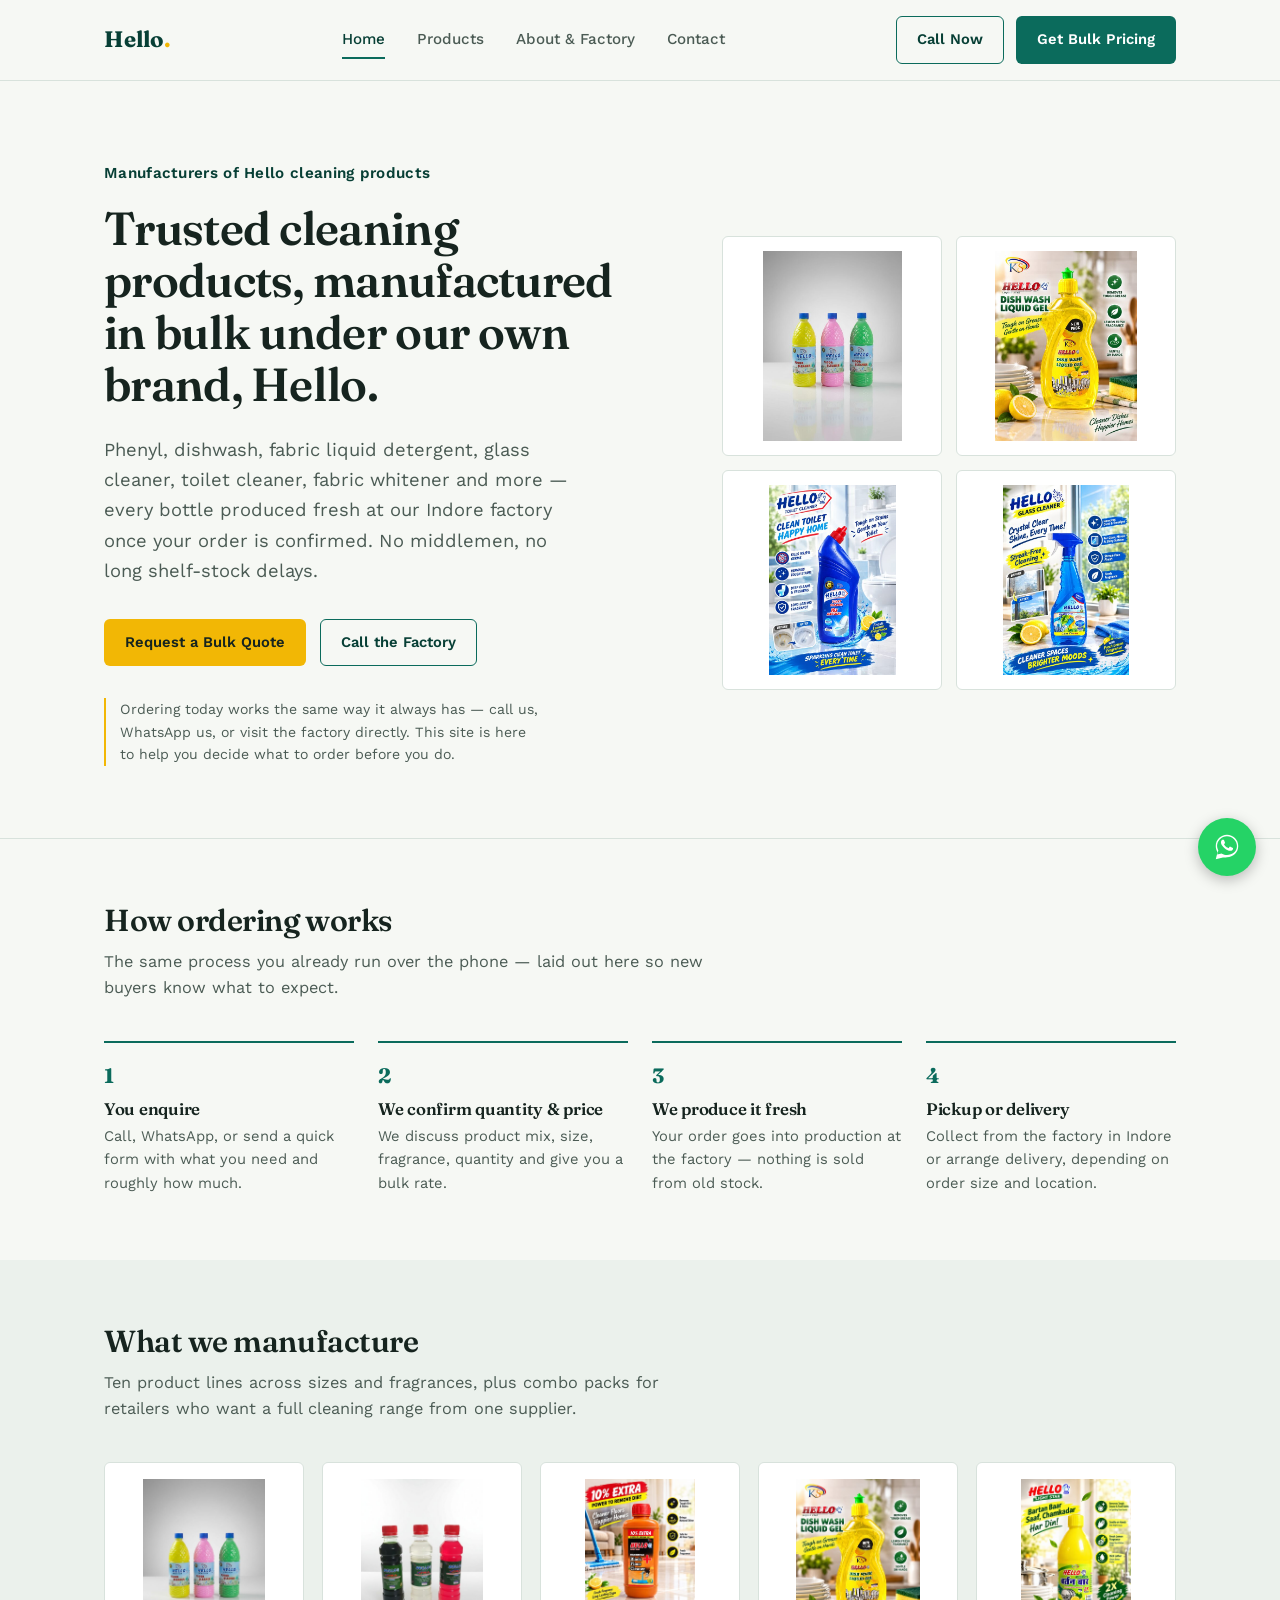
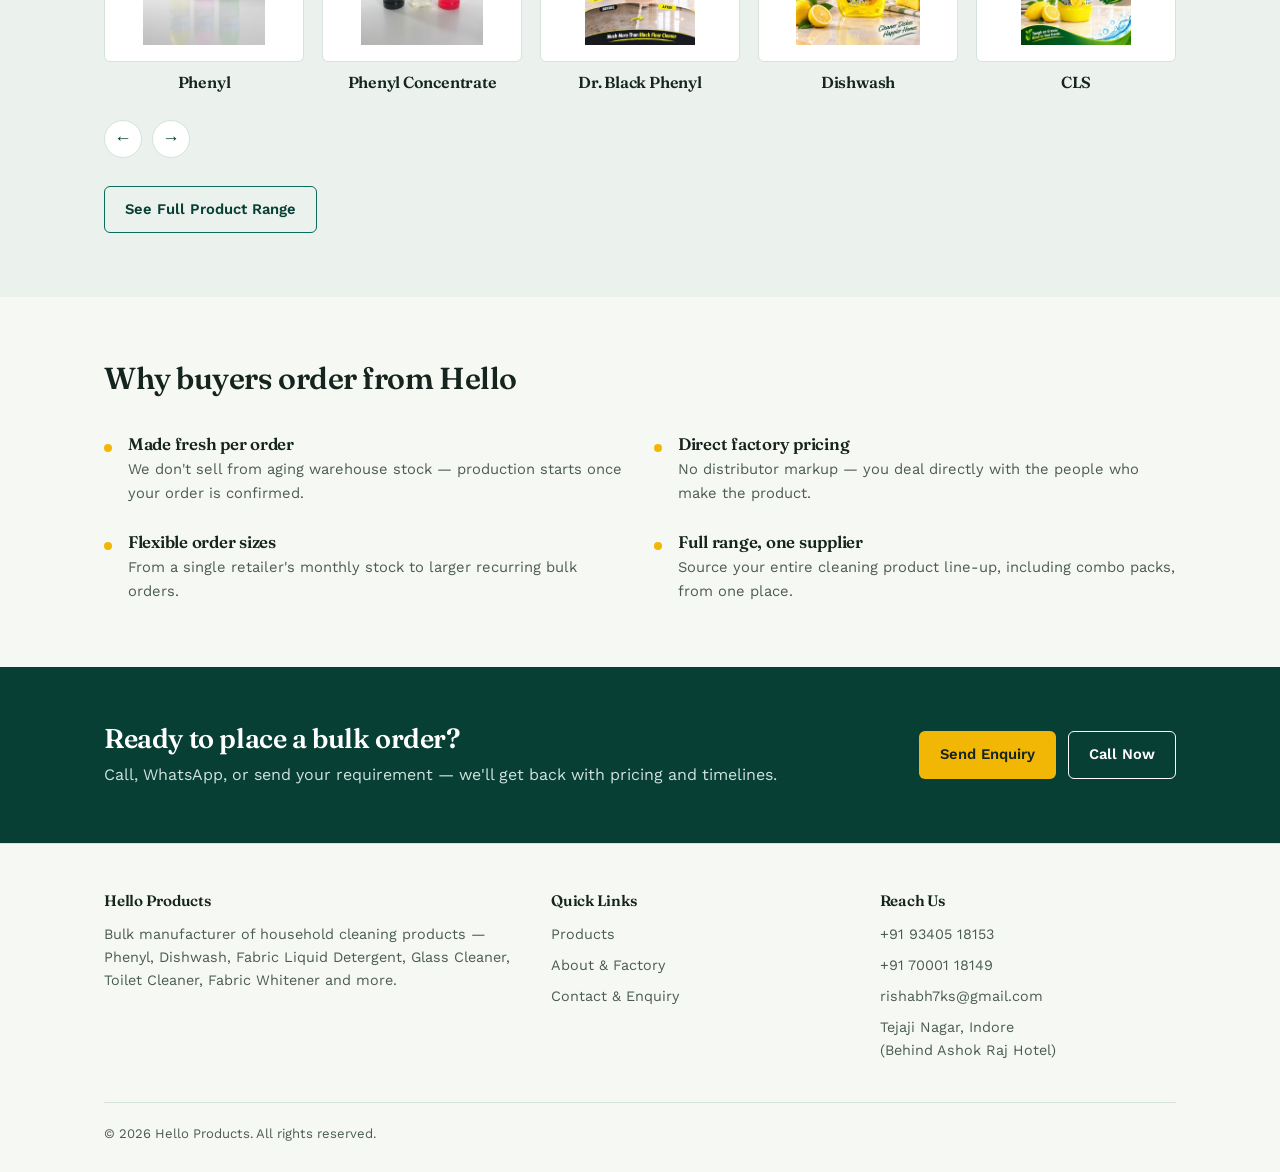
<file: index.html>
<!DOCTYPE html>
<html lang="en">
<head>
<meta charset="UTF-8">
<meta name="viewport" content="width=device-width, initial-scale=1.0">
<title>Hello Products — Bulk Cleaning Products Manufacturer</title>
<meta name="description" content="Hello Products manufactures Phenyl, Dishwash, Fabric Liquid Detergent, Glass Cleaner, Toilet Cleaner, Fabric Whitener and combo packs — made fresh to order, in bulk, from our factory in Indore.">
<link rel="stylesheet" href="styles.css">
<script type="application/ld+json">
{
  "@context": "https://schema.org",
  "@type": "LocalBusiness",
  "name": "Hello Products",
  "description": "Bulk manufacturer of household cleaning products — Phenyl, Phenyl Concentrate, Dr. Black Phenyl, Dishwash, CLS, Fabric Liquid Detergent, Glass Cleaner, Toilet Cleaner, Fabric Whitener and combo packs.",
  "url": "https://www.helloproducts.in/",
  "telephone": "+91-93405-18153",
  "email": "rishabh7ks@gmail.com",
  "address": {
    "@type": "PostalAddress",
    "streetAddress": "Tejaji Nagar, Behind Ashok Raj Hotel",
    "addressLocality": "Indore",
    "addressRegion": "Madhya Pradesh",
    "addressCountry": "IN"
  },
  "openingHours": "Mo-Sa 09:00-18:00",
  "priceRange": "$$"
}
</script>
</head>
<body>

<header class="site-header">
  <div class="header-inner">
    <a href="index.html" class="logo">Hello<span>.</span></a>
    <nav class="main-nav">
      <a href="index.html" class="active">Home</a>
      <a href="products.html">Products</a>
      <a href="about.html">About &amp; Factory</a>
      <a href="contact.html">Contact</a>
    </nav>
    <div class="header-actions">
      <a href="tel:+919340518153" class="btn btn-outline">Call Now</a>
      <a href="contact.html" class="btn btn-primary">Get Bulk Pricing</a>
    </div>
    <button class="nav-toggle" aria-label="Toggle menu">&#9776;</button>
  </div>
</header>

<section class="hero">
  <div class="wrap hero-grid">
    <div>
      <p class="eyebrow-plain">Manufacturers of Hello cleaning products</p>
      <h1>Trusted cleaning products, manufactured in bulk under our own brand, Hello.</h1>
      <p class="lede">Phenyl, dishwash, fabric liquid detergent, glass cleaner, toilet cleaner, fabric whitener and more — every bottle produced fresh at our Indore factory once your order is confirmed. No middlemen, no long shelf-stock delays.</p>
      <div class="hero-ctas">
        <a href="contact.html" class="btn btn-accent">Request a Bulk Quote</a>
        <a href="tel:+919340518153" class="btn btn-outline">Call the Factory</a>
      </div>
      <p class="hero-note">Ordering today works the same way it always has — call us, WhatsApp us, or visit the factory directly. This site is here to help you decide what to order before you do.</p>
    </div>
    <div class="hero-photo-grid">
      <div class="photo-box"><img src="images/phenyl-1l.jpg" alt="Hello Phenyl floor cleaner bottles"></div>
      <div class="photo-box"><img src="images/dishwash.jpg" alt="Hello Dishwash liquid gel"></div>
      <div class="photo-box"><img src="images/toilet-cleaner.jpg" alt="Hello Toilet Cleaner bottle"></div>
      <div class="photo-box"><img src="images/glass-cleaner.jpg" alt="Hello Glass Cleaner spray bottle"></div>
    </div>
  </div>
</section>

<section>
  <div class="wrap">
    <div class="section-head">
      <h2>How ordering works</h2>
      <p>The same process you already run over the phone — laid out here so new buyers know what to expect.</p>
    </div>
    <div class="steps">
      <div class="step">
        <span class="num">1</span>
        <h3>You enquire</h3>
        <p>Call, WhatsApp, or send a quick form with what you need and roughly how much.</p>
      </div>
      <div class="step">
        <span class="num">2</span>
        <h3>We confirm quantity &amp; price</h3>
        <p>We discuss product mix, size, fragrance, quantity and give you a bulk rate.</p>
      </div>
      <div class="step">
        <span class="num">3</span>
        <h3>We produce it fresh</h3>
        <p>Your order goes into production at the factory — nothing is sold from old stock.</p>
      </div>
      <div class="step">
        <span class="num">4</span>
        <h3>Pickup or delivery</h3>
        <p>Collect from the factory in Indore or arrange delivery, depending on order size and location.</p>
      </div>
    </div>
  </div>
</section>

<section class="section-alt">
  <div class="wrap">
    <div class="section-head">
      <h2>What we manufacture</h2>
      <p>Ten product lines across sizes and fragrances, plus combo packs for retailers who want a full cleaning range from one supplier.</p>
    </div>
    <div class="shelf-wrap">
      <div class="product-shelf" id="product-shelf">
        <!-- Generated automatically from products-data.js -->
      </div>
      <div class="shelf-nav">
        <button type="button" id="shelf-prev" aria-label="Scroll left">&larr;</button>
        <button type="button" id="shelf-next" aria-label="Scroll right">&rarr;</button>
      </div>
    </div>
    <div style="margin-top:28px;">
      <a href="products.html" class="btn btn-outline">See Full Product Range</a>
    </div>
  </div>
</section>

<section>
  <div class="wrap">
    <div class="section-head">
      <h2>Why buyers order from Hello</h2>
    </div>
    <div class="why-grid">
      <div class="why-item">
        <span class="dot"></span>
        <div>
          <h3>Made fresh per order</h3>
          <p>We don't sell from aging warehouse stock — production starts once your order is confirmed.</p>
        </div>
      </div>
      <div class="why-item">
        <span class="dot"></span>
        <div>
          <h3>Direct factory pricing</h3>
          <p>No distributor markup — you deal directly with the people who make the product.</p>
        </div>
      </div>
      <div class="why-item">
        <span class="dot"></span>
        <div>
          <h3>Flexible order sizes</h3>
          <p>From a single retailer's monthly stock to larger recurring bulk orders.</p>
        </div>
      </div>
      <div class="why-item">
        <span class="dot"></span>
        <div>
          <h3>Full range, one supplier</h3>
          <p>Source your entire cleaning product line-up, including combo packs, from one place.</p>
        </div>
      </div>
    </div>
  </div>
</section>

<section class="cta-band">
  <div class="wrap">
    <div>
      <h2>Ready to place a bulk order?</h2>
      <p>Call, WhatsApp, or send your requirement — we'll get back with pricing and timelines.</p>
    </div>
    <div class="cta-actions">
      <a href="contact.html" class="btn btn-accent">Send Enquiry</a>
      <a href="tel:+919340518153" class="btn btn-outline" style="border-color:#fff;color:#fff;">Call Now</a>
    </div>
  </div>
</section>

<footer class="site-footer">
  <div class="wrap">
    <div class="footer-grid">
      <div class="footer-col">
        <h4>Hello Products</h4>
        <p>Bulk manufacturer of household cleaning products — Phenyl, Dishwash, Fabric Liquid Detergent, Glass Cleaner, Toilet Cleaner, Fabric Whitener and more.</p>
      </div>
      <div class="footer-col">
        <h4>Quick Links</h4>
        <a href="products.html">Products</a>
        <a href="about.html">About &amp; Factory</a>
        <a href="contact.html">Contact &amp; Enquiry</a>
      </div>
      <div class="footer-col">
        <h4>Reach Us</h4>
        <a href="tel:+919340518153">+91 93405 18153</a>
        <a href="tel:+917000118149">+91 70001 18149</a>
        <a href="mailto:rishabh7ks@gmail.com">rishabh7ks@gmail.com</a>
        <p>Tejaji Nagar, Indore<br>(Behind Ashok Raj Hotel)</p>
      </div>
    </div>
    <div class="footer-bottom">
      &copy; 2026 Hello Products. All rights reserved.
    </div>
  </div>
</footer>

<a href="https://wa.me/919340518153?text=Hi%2C%20I%20would%20like%20to%20order%20some%20cleaning%20products." target="_blank" rel="noopener" class="whatsapp-float" aria-label="Order on WhatsApp">
  <svg viewBox="0 0 32 32" fill="white" xmlns="http://www.w3.org/2000/svg"><path d="M16.001 3C9.373 3 4 8.373 4 15c0 2.386.7 4.607 1.902 6.47L4 29l7.72-1.87A11.93 11.93 0 0 0 16.001 27C22.629 27 28 21.627 28 15S22.629 3 16.001 3zm0 21.6c-1.98 0-3.83-.55-5.41-1.5l-.388-.23-4.58 1.11 1.13-4.46-.253-.4A9.55 9.55 0 0 1 5.4 15c0-5.85 4.75-10.6 10.6-10.6S26.6 9.15 26.6 15 21.85 24.6 16 24.6zm5.79-7.93c-.317-.159-1.874-.925-2.164-1.03-.29-.106-.502-.159-.714.159-.211.317-.82 1.03-1.005 1.242-.185.211-.37.238-.687.079-.317-.159-1.338-.493-2.548-1.57-.942-.84-1.578-1.878-1.763-2.195-.185-.317-.02-.489.139-.647.143-.142.317-.37.476-.555.159-.185.211-.317.317-.529.106-.211.053-.397-.026-.555-.079-.159-.714-1.72-.978-2.356-.257-.618-.519-.534-.714-.544-.185-.009-.397-.011-.608-.011-.211 0-.555.079-.846.397-.29.317-1.11 1.084-1.11 2.645s1.136 3.07 1.294 3.281c.159.211 2.236 3.415 5.42 4.789.757.327 1.348.522 1.809.668.76.242 1.452.208 1.999.126.61-.091 1.874-.766 2.138-1.507.264-.74.264-1.374.185-1.507-.079-.132-.29-.211-.608-.37z"/></svg>
</a>



<script src="products-data.js"></script>
<script src="products-shelf-render.js"></script>
<script src="script.js"></script>
</body>
</html>
</file>
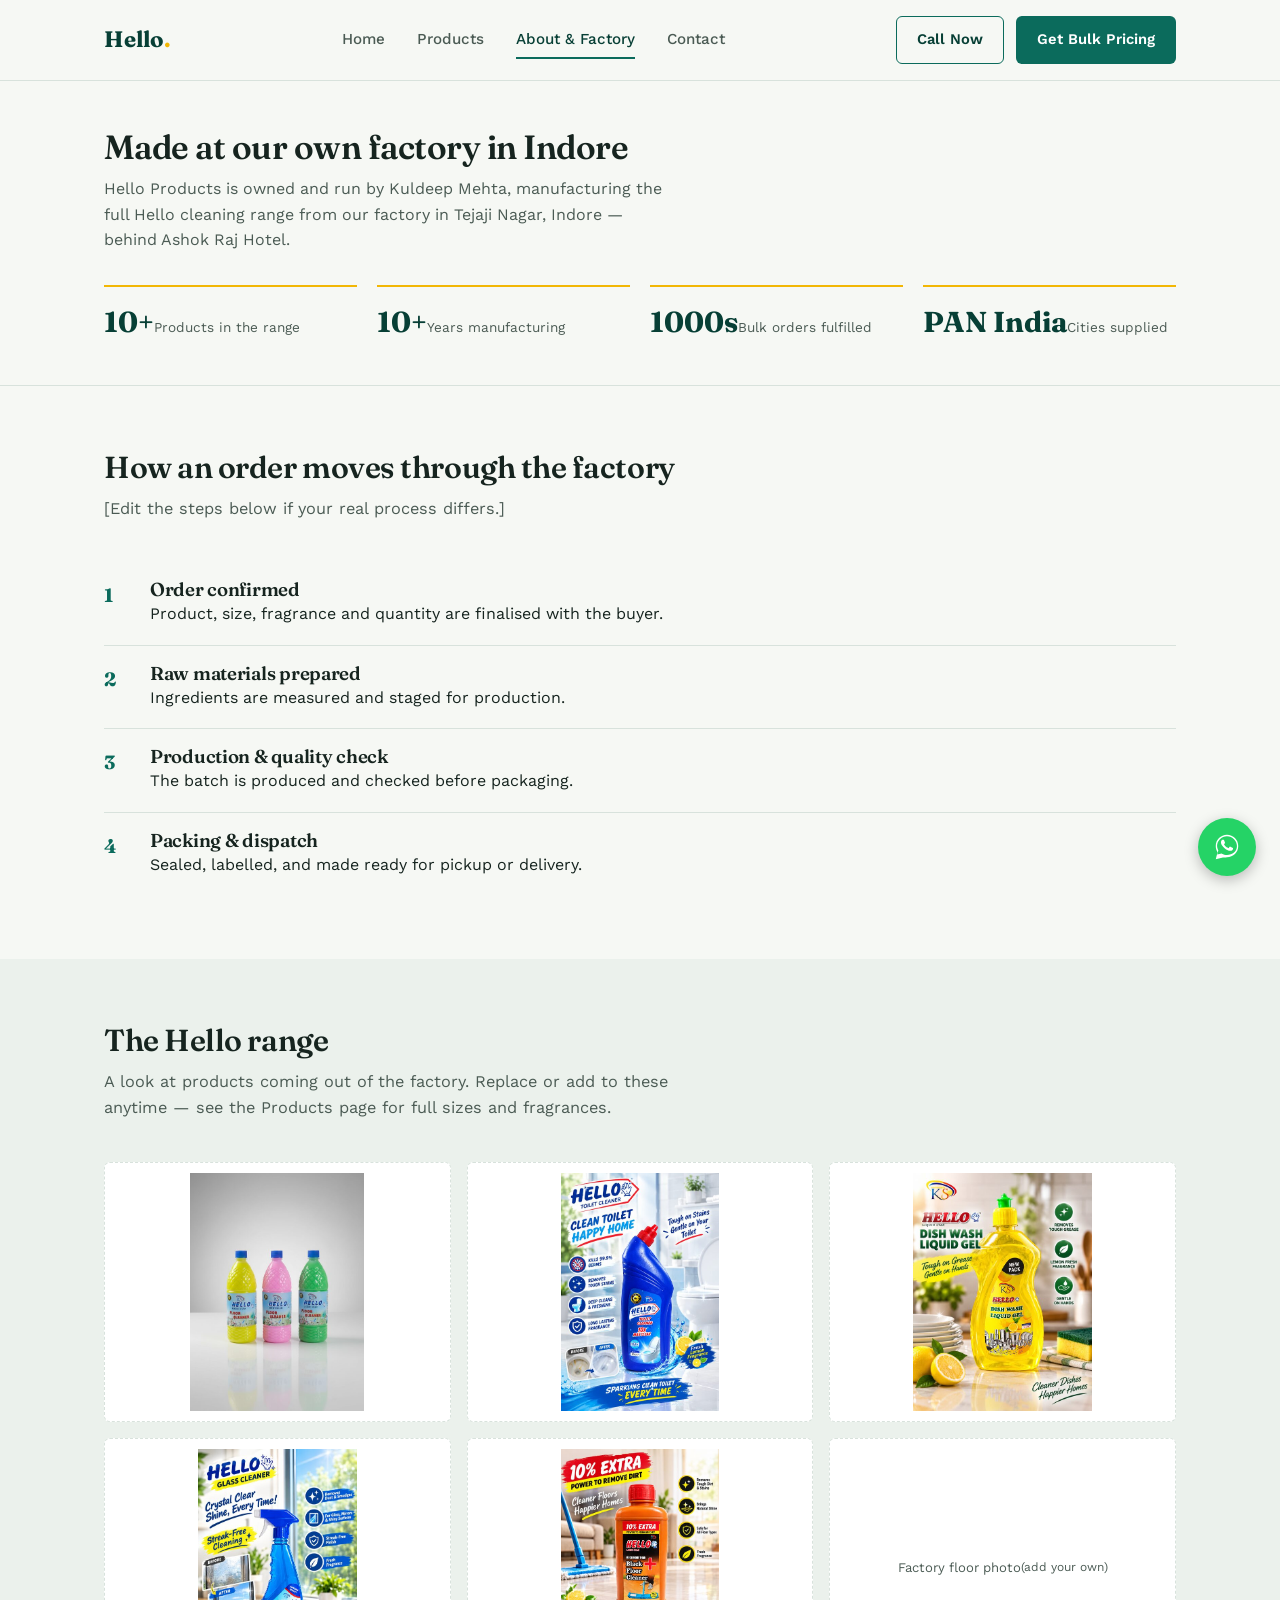
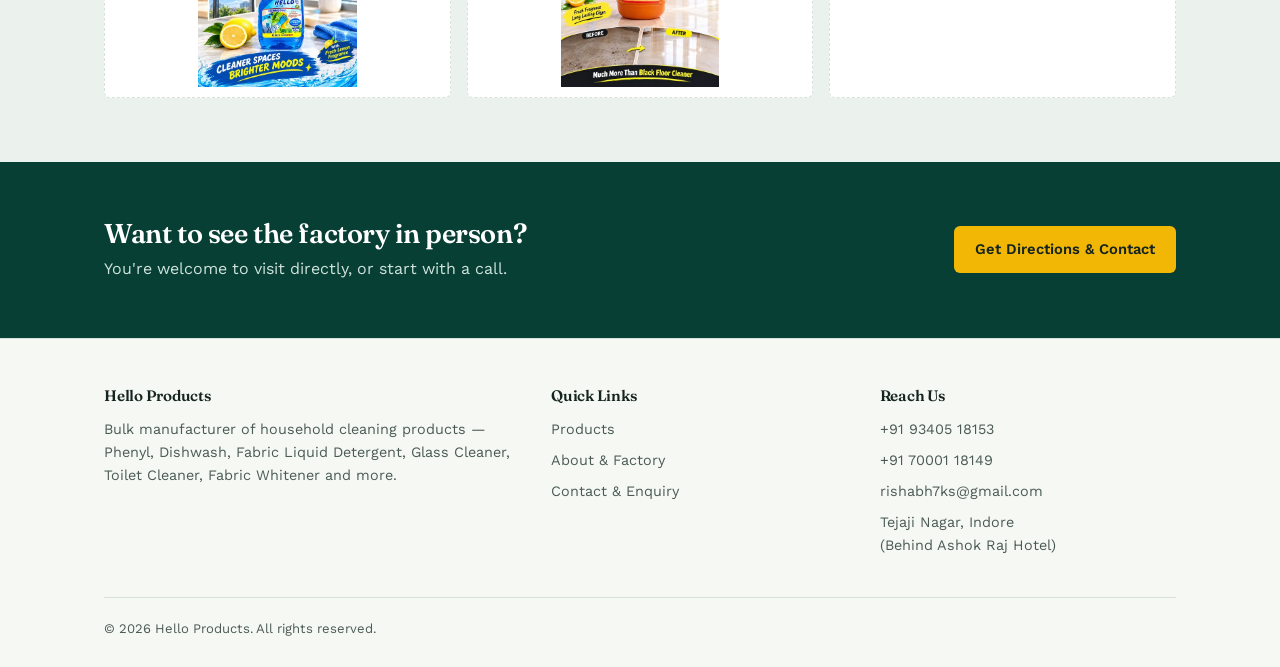
<file: about.html>
<!DOCTYPE html>
<html lang="en">
<head>
<meta charset="UTF-8">
<meta name="viewport" content="width=device-width, initial-scale=1.0">
<title>Our Factory in Indore — Bulk Cleaning Products Manufacturer | Hello Products</title>
<meta name="description" content="Hello Products manufactures cleaning products in bulk at our own factory in Tejaji Nagar, Indore, under owner Kuldeep Mehta — direct factory pricing, no distributor markup.">
<link rel="stylesheet" href="styles.css">
</head>
<body>

<header class="site-header">
  <div class="header-inner">
    <a href="index.html" class="logo">Hello<span>.</span></a>
    <nav class="main-nav">
      <a href="index.html">Home</a>
      <a href="products.html">Products</a>
      <a href="about.html" class="active">About &amp; Factory</a>
      <a href="contact.html">Contact</a>
    </nav>
    <div class="header-actions">
      <a href="tel:+919340518153" class="btn btn-outline">Call Now</a>
      <a href="contact.html" class="btn btn-primary">Get Bulk Pricing</a>
    </div>
    <button class="nav-toggle" aria-label="Toggle menu">&#9776;</button>
  </div>
</header>

<section class="page-header">
  <div class="wrap">
    <h1>Made at our own factory in Indore</h1>
    <p>Hello Products is owned and run by Kuldeep Mehta, manufacturing the full Hello cleaning range from our factory in Tejaji Nagar, Indore — behind Ashok Raj Hotel.</p>
    <div class="factory-stats">
      <div class="stat"><span class="num">10+</span><span>Products in the range</span></div>
      <div class="stat"><span class="num">10+</span><span>Years manufacturing</span></div>
      <div class="stat"><span class="num">1000s</span><span>Bulk orders fulfilled</span></div>
      <div class="stat"><span class="num">PAN India</span><span>Cities supplied</span></div>
    </div>
  </div>
</section>

<section>
  <div class="wrap">
    <div class="section-head">
      <h2>How an order moves through the factory</h2>
      <p>[Edit the steps below if your real process differs.]</p>
    </div>
    <ol class="process-list">
      <li>
        <div>
          <h3>Order confirmed</h3>
          <p>Product, size, fragrance and quantity are finalised with the buyer.</p>
        </div>
      </li>
      <li>
        <div>
          <h3>Raw materials prepared</h3>
          <p>Ingredients are measured and staged for production.</p>
        </div>
      </li>
      <li>
        <div>
          <h3>Production &amp; quality check</h3>
          <p>The batch is produced and checked before packaging.</p>
        </div>
      </li>
      <li>
        <div>
          <h3>Packing &amp; dispatch</h3>
          <p>Sealed, labelled, and made ready for pickup or delivery.</p>
        </div>
      </li>
    </ol>
  </div>
</section>

<section class="section-alt">
  <div class="wrap">
    <div class="section-head">
      <h2>The Hello range</h2>
      <p>A look at products coming out of the factory. Replace or add to these anytime — see the Products page for full sizes and fragrances.</p>
    </div>
    <div class="gallery-grid">
      <div class="gallery-item"><img src="images/phenyl-1l.jpg" alt="Hello Phenyl bottles"></div>
      <div class="gallery-item"><img src="images/toilet-cleaner.jpg" alt="Hello Toilet Cleaner"></div>
      <div class="gallery-item"><img src="images/dishwash.jpg" alt="Hello Dishwash Liquid Gel"></div>
      <div class="gallery-item"><img src="images/glass-cleaner.jpg" alt="Hello Glass Cleaner"></div>
      <div class="gallery-item"><img src="images/black-phenyl.jpg" alt="Hello Dr. Black Phenyl"></div>
      <div class="gallery-item">Factory floor photo<br><span style="font-size:0.75rem;">(add your own)</span></div>
    </div>
  </div>
</section>

<section class="cta-band">
  <div class="wrap">
    <div>
      <h2>Want to see the factory in person?</h2>
      <p>You're welcome to visit directly, or start with a call.</p>
    </div>
    <div class="cta-actions">
      <a href="contact.html" class="btn btn-accent">Get Directions &amp; Contact</a>
    </div>
  </div>
</section>

<footer class="site-footer">
  <div class="wrap">
    <div class="footer-grid">
      <div class="footer-col">
        <h4>Hello Products</h4>
        <p>Bulk manufacturer of household cleaning products — Phenyl, Dishwash, Fabric Liquid Detergent, Glass Cleaner, Toilet Cleaner, Fabric Whitener and more.</p>
      </div>
      <div class="footer-col">
        <h4>Quick Links</h4>
        <a href="products.html">Products</a>
        <a href="about.html">About &amp; Factory</a>
        <a href="contact.html">Contact &amp; Enquiry</a>
      </div>
      <div class="footer-col">
        <h4>Reach Us</h4>
        <a href="tel:+919340518153">+91 93405 18153</a>
        <a href="tel:+917000118149">+91 70001 18149</a>
        <a href="mailto:rishabh7ks@gmail.com">rishabh7ks@gmail.com</a>
        <p>Tejaji Nagar, Indore<br>(Behind Ashok Raj Hotel)</p>
      </div>
    </div>
    <div class="footer-bottom">
      &copy; 2026 Hello Products. All rights reserved.
    </div>
  </div>
</footer>

<a href="https://wa.me/919340518153?text=Hi%2C%20I%20would%20like%20to%20order%20some%20cleaning%20products." target="_blank" rel="noopener" class="whatsapp-float" aria-label="Order on WhatsApp">
  <svg viewBox="0 0 32 32" fill="white" xmlns="http://www.w3.org/2000/svg"><path d="M16.001 3C9.373 3 4 8.373 4 15c0 2.386.7 4.607 1.902 6.47L4 29l7.72-1.87A11.93 11.93 0 0 0 16.001 27C22.629 27 28 21.627 28 15S22.629 3 16.001 3zm0 21.6c-1.98 0-3.83-.55-5.41-1.5l-.388-.23-4.58 1.11 1.13-4.46-.253-.4A9.55 9.55 0 0 1 5.4 15c0-5.85 4.75-10.6 10.6-10.6S26.6 9.15 26.6 15 21.85 24.6 16 24.6zm5.79-7.93c-.317-.159-1.874-.925-2.164-1.03-.29-.106-.502-.159-.714.159-.211.317-.82 1.03-1.005 1.242-.185.211-.37.238-.687.079-.317-.159-1.338-.493-2.548-1.57-.942-.84-1.578-1.878-1.763-2.195-.185-.317-.02-.489.139-.647.143-.142.317-.37.476-.555.159-.185.211-.317.317-.529.106-.211.053-.397-.026-.555-.079-.159-.714-1.72-.978-2.356-.257-.618-.519-.534-.714-.544-.185-.009-.397-.011-.608-.011-.211 0-.555.079-.846.397-.29.317-1.11 1.084-1.11 2.645s1.136 3.07 1.294 3.281c.159.211 2.236 3.415 5.42 4.789.757.327 1.348.522 1.809.668.76.242 1.452.208 1.999.126.61-.091 1.874-.766 2.138-1.507.264-.74.264-1.374.185-1.507-.079-.132-.29-.211-.608-.37z"/></svg>
</a>



<script src="script.js"></script>
</body>
</html>
</file>
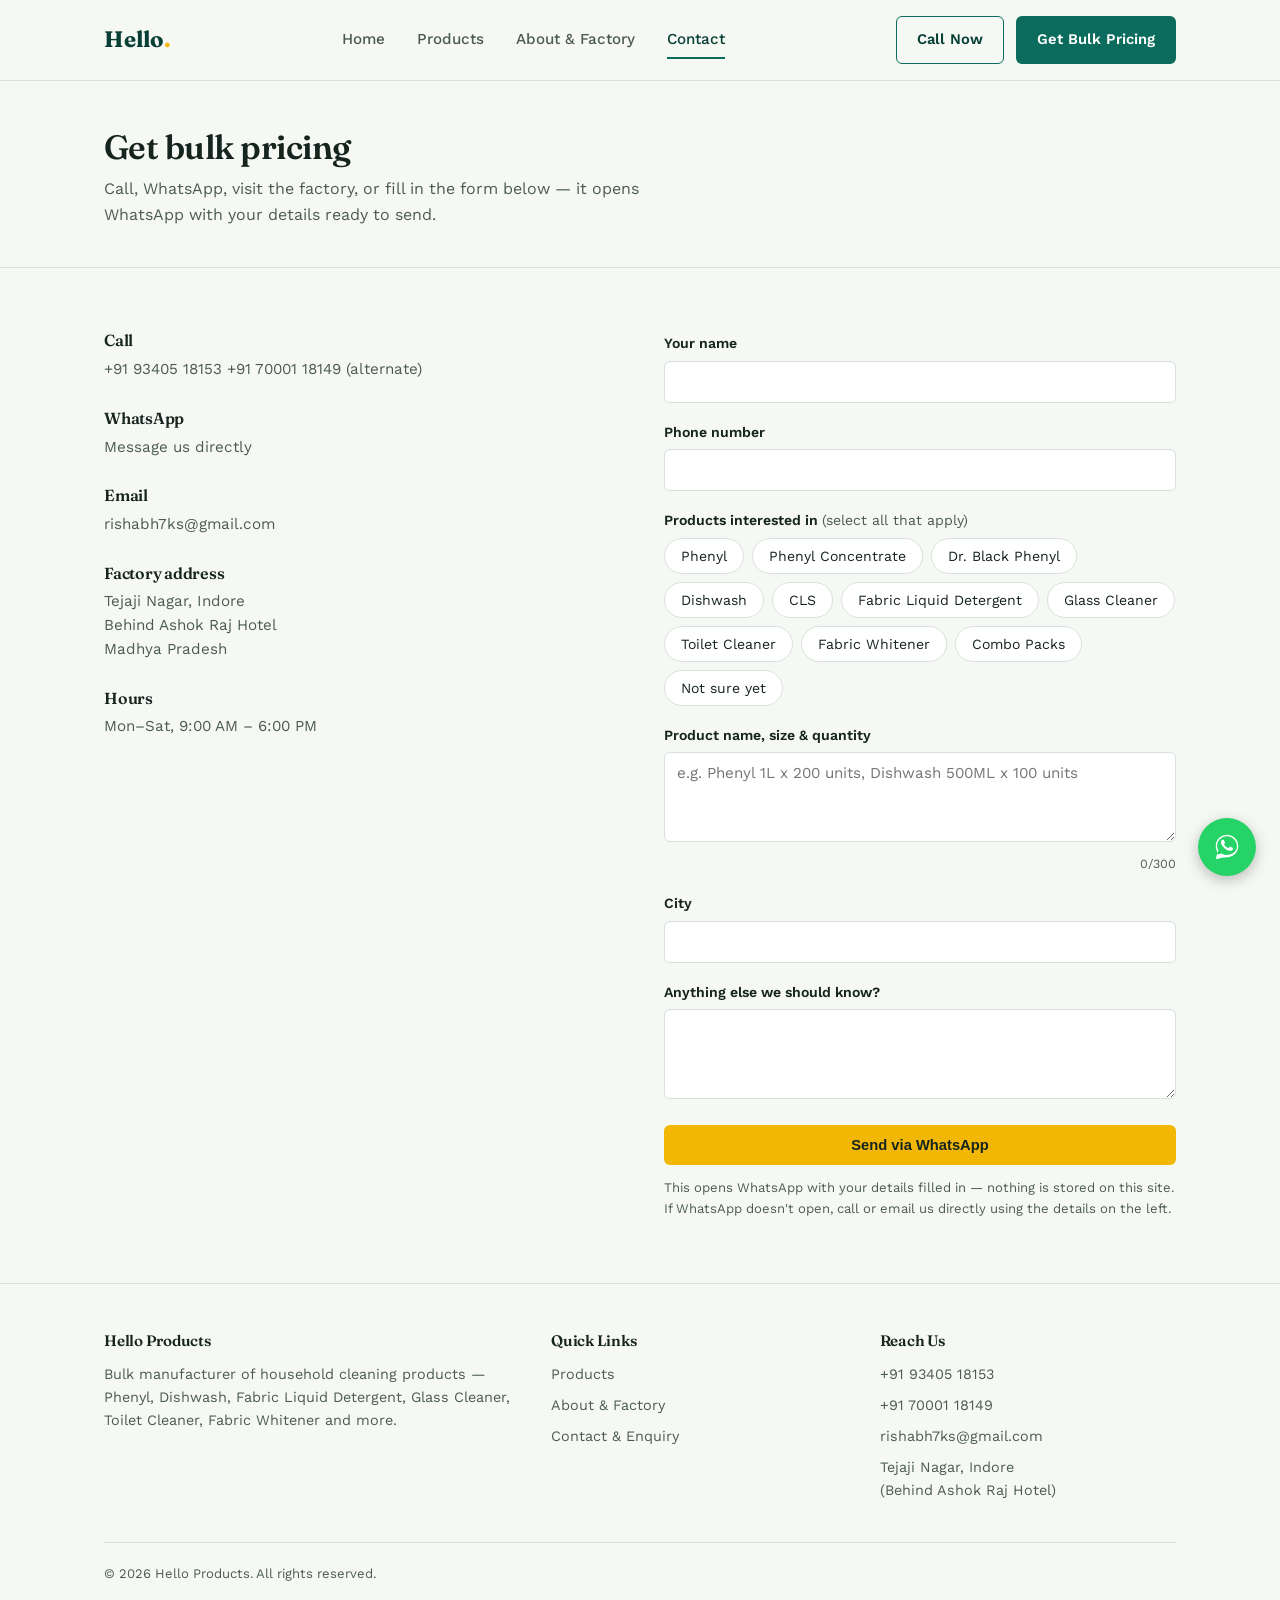
<file: contact.html>
<!DOCTYPE html>
<html lang="en">
<head>
<meta charset="UTF-8">
<meta name="viewport" content="width=device-width, initial-scale=1.0">
<title>Get Bulk Pricing — Order Cleaning Products | Hello Products, Indore</title>
<meta name="description" content="Request bulk pricing for Phenyl, Dishwash and the full Hello Products cleaning range. Call, WhatsApp, or send an enquiry — factory in Tejaji Nagar, Indore.">
<link rel="stylesheet" href="styles.css">
</head>
<body>

<header class="site-header">
  <div class="header-inner">
    <a href="index.html" class="logo">Hello<span>.</span></a>
    <nav class="main-nav">
      <a href="index.html">Home</a>
      <a href="products.html">Products</a>
      <a href="about.html">About &amp; Factory</a>
      <a href="contact.html" class="active">Contact</a>
    </nav>
    <div class="header-actions">
      <a href="tel:+919340518153" class="btn btn-outline">Call Now</a>
      <a href="contact.html" class="btn btn-primary">Get Bulk Pricing</a>
    </div>
    <button class="nav-toggle" aria-label="Toggle menu">&#9776;</button>
  </div>
</header>

<section class="page-header">
  <div class="wrap">
    <h1>Get bulk pricing</h1>
    <p>Call, WhatsApp, visit the factory, or fill in the form below — it opens WhatsApp with your details ready to send.</p>
  </div>
</section>

<section>
  <div class="wrap contact-grid">
    <div>
      <div class="contact-info-block">
        <h3>Call</h3>
        <a href="tel:+919340518153">+91 93405 18153</a>
        <a href="tel:+917000118149">+91 70001 18149 (alternate)</a>
      </div>
      <div class="contact-info-block">
        <h3>WhatsApp</h3>
        <a href="https://wa.me/919340518153" target="_blank" rel="noopener">Message us directly</a>
      </div>
      <div class="contact-info-block">
        <h3>Email</h3>
        <a href="mailto:rishabh7ks@gmail.com">rishabh7ks@gmail.com</a>
      </div>
      <div class="contact-info-block">
        <h3>Factory address</h3>
        <p>Tejaji Nagar, Indore<br>Behind Ashok Raj Hotel<br>Madhya Pradesh</p>
      </div>
      <div class="contact-info-block">
        <h3>Hours</h3>
        <p>Mon–Sat, 9:00 AM – 6:00 PM</p>
      </div>
    </div>

    <div>
      <form id="enquiry-form">
        <div class="form-field">
          <label for="name">Your name</label>
          <input type="text" id="name" name="name" required>
        </div>
        <div class="form-field">
          <label for="phone">Phone number</label>
          <input type="tel" id="phone" name="phone" required>
        </div>
        <div class="form-field">
          <label>Products interested in <span style="font-weight:400;color:var(--ink-soft);">(select all that apply)</span></label>
          <div class="chip-select" id="product-chip-select">
            <button type="button" class="chip-option" data-value="Phenyl">Phenyl</button>
            <button type="button" class="chip-option" data-value="Phenyl Concentrate">Phenyl Concentrate</button>
            <button type="button" class="chip-option" data-value="Dr. Black Phenyl">Dr. Black Phenyl</button>
            <button type="button" class="chip-option" data-value="Dishwash">Dishwash</button>
            <button type="button" class="chip-option" data-value="CLS">CLS</button>
            <button type="button" class="chip-option" data-value="Fabric Liquid Detergent">Fabric Liquid Detergent</button>
            <button type="button" class="chip-option" data-value="Glass Cleaner">Glass Cleaner</button>
            <button type="button" class="chip-option" data-value="Toilet Cleaner">Toilet Cleaner</button>
            <button type="button" class="chip-option" data-value="Fabric Whitener">Fabric Whitener</button>
            <button type="button" class="chip-option" data-value="Combo Packs">Combo Packs</button>
            <button type="button" class="chip-option" data-value="Not sure yet">Not sure yet</button>
          </div>
          <input type="hidden" id="product" name="product">
        </div>
        <div class="form-field">
          <label for="quantity">Product name, size &amp; quantity</label>
          <textarea id="quantity" name="quantity" maxlength="300" placeholder="e.g. Phenyl 1L x 200 units, Dishwash 500ML x 100 units"></textarea>
          <p class="char-count"><span id="quantity-count">0</span>/300</p>
        </div>
        <div class="form-field">
          <label for="city">City</label>
          <input type="text" id="city" name="city">
        </div>
        <div class="form-field">
          <label for="message">Anything else we should know?</label>
          <textarea id="message" name="message"></textarea>
        </div>
        <button type="submit" class="btn btn-accent btn-block">Send via WhatsApp</button>
        <p class="form-note">This opens WhatsApp with your details filled in — nothing is stored on this site. If WhatsApp doesn't open, call or email us directly using the details on the left.</p>
      </form>
    </div>
  </div>
</section>

<footer class="site-footer">
  <div class="wrap">
    <div class="footer-grid">
      <div class="footer-col">
        <h4>Hello Products</h4>
        <p>Bulk manufacturer of household cleaning products — Phenyl, Dishwash, Fabric Liquid Detergent, Glass Cleaner, Toilet Cleaner, Fabric Whitener and more.</p>
      </div>
      <div class="footer-col">
        <h4>Quick Links</h4>
        <a href="products.html">Products</a>
        <a href="about.html">About &amp; Factory</a>
        <a href="contact.html">Contact &amp; Enquiry</a>
      </div>
      <div class="footer-col">
        <h4>Reach Us</h4>
        <a href="tel:+919340518153">+91 93405 18153</a>
        <a href="tel:+917000118149">+91 70001 18149</a>
        <a href="mailto:rishabh7ks@gmail.com">rishabh7ks@gmail.com</a>
        <p>Tejaji Nagar, Indore<br>(Behind Ashok Raj Hotel)</p>
      </div>
    </div>
    <div class="footer-bottom">
      &copy; 2026 Hello Products. All rights reserved.
    </div>
  </div>
</footer>

<a href="https://wa.me/919340518153?text=Hi%2C%20I%20would%20like%20to%20order%20some%20cleaning%20products." target="_blank" rel="noopener" class="whatsapp-float" aria-label="Order on WhatsApp">
  <svg viewBox="0 0 32 32" fill="white" xmlns="http://www.w3.org/2000/svg"><path d="M16.001 3C9.373 3 4 8.373 4 15c0 2.386.7 4.607 1.902 6.47L4 29l7.72-1.87A11.93 11.93 0 0 0 16.001 27C22.629 27 28 21.627 28 15S22.629 3 16.001 3zm0 21.6c-1.98 0-3.83-.55-5.41-1.5l-.388-.23-4.58 1.11 1.13-4.46-.253-.4A9.55 9.55 0 0 1 5.4 15c0-5.85 4.75-10.6 10.6-10.6S26.6 9.15 26.6 15 21.85 24.6 16 24.6zm5.79-7.93c-.317-.159-1.874-.925-2.164-1.03-.29-.106-.502-.159-.714.159-.211.317-.82 1.03-1.005 1.242-.185.211-.37.238-.687.079-.317-.159-1.338-.493-2.548-1.57-.942-.84-1.578-1.878-1.763-2.195-.185-.317-.02-.489.139-.647.143-.142.317-.37.476-.555.159-.185.211-.317.317-.529.106-.211.053-.397-.026-.555-.079-.159-.714-1.72-.978-2.356-.257-.618-.519-.534-.714-.544-.185-.009-.397-.011-.608-.011-.211 0-.555.079-.846.397-.29.317-1.11 1.084-1.11 2.645s1.136 3.07 1.294 3.281c.159.211 2.236 3.415 5.42 4.789.757.327 1.348.522 1.809.668.76.242 1.452.208 1.999.126.61-.091 1.874-.766 2.138-1.507.264-.74.264-1.374.185-1.507-.079-.132-.29-.211-.608-.37z"/></svg>
</a>



<script src="script.js"></script>
</body>
</html>
</file>
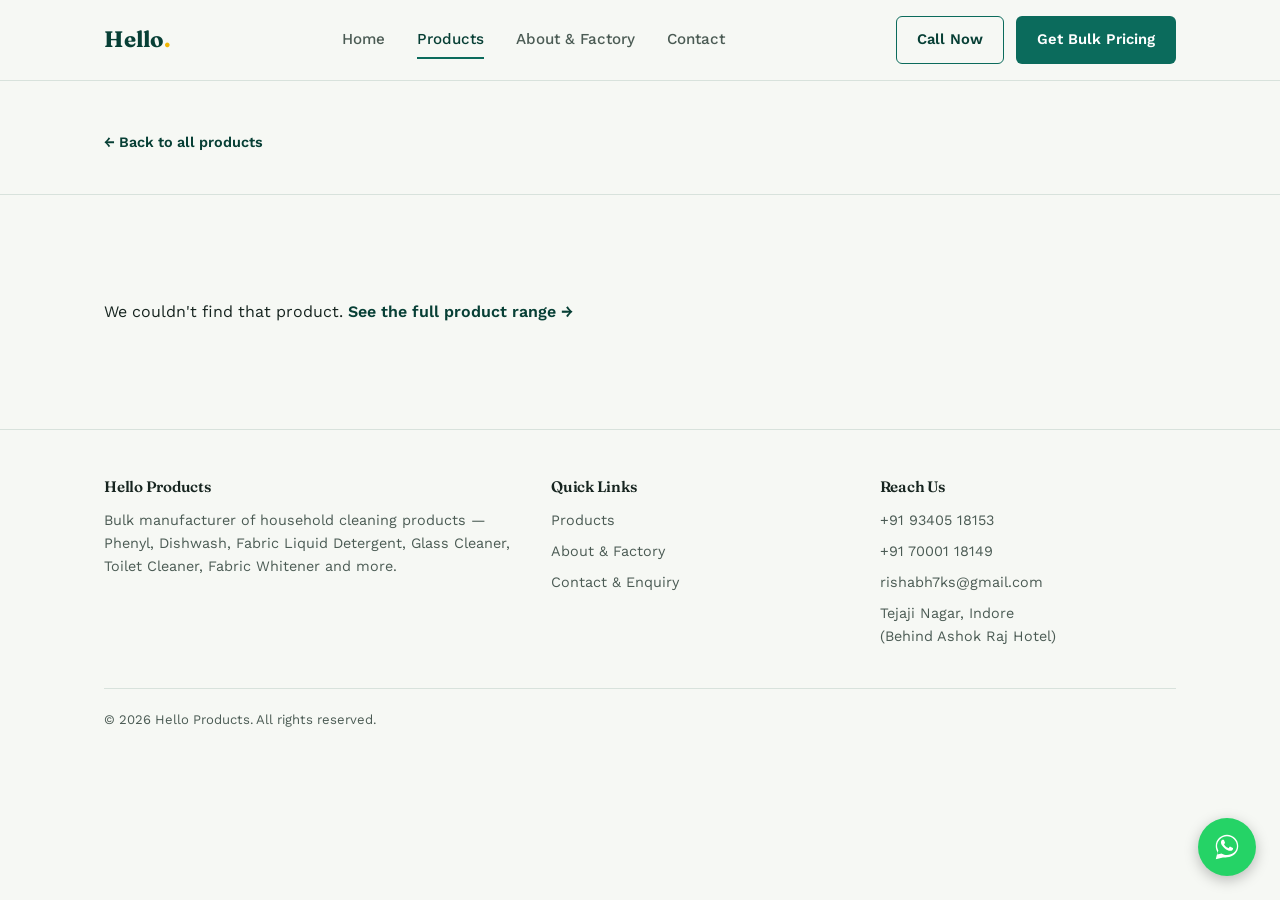
<file: product-detail.html>
<!DOCTYPE html>
<html lang="en">
<head>
<meta charset="UTF-8">
<meta name="viewport" content="width=device-width, initial-scale=1.0">
<title>Order in Bulk — Product Details | Hello Products, Indore</title>
<meta name="description" content="Full product details, sizes, fragrances and bulk order information for Hello cleaning products — manufactured in Indore.">
<link rel="stylesheet" href="styles.css">
</head>
<body>

<header class="site-header">
  <div class="header-inner">
    <a href="index.html" class="logo">Hello<span>.</span></a>
    <nav class="main-nav">
      <a href="index.html">Home</a>
      <a href="products.html" class="active">Products</a>
      <a href="about.html">About &amp; Factory</a>
      <a href="contact.html">Contact</a>
    </nav>
    <div class="header-actions">
      <a href="tel:+919340518153" class="btn btn-outline">Call Now</a>
      <a href="contact.html" class="btn btn-primary">Get Bulk Pricing</a>
    </div>
    <button class="nav-toggle" aria-label="Toggle menu">&#9776;</button>
  </div>
</header>

<section class="page-header">
  <div class="wrap">
    <a href="products.html" class="back-link">&larr; Back to all products</a>
  </div>
</section>

<section>
  <div class="wrap">
    <div id="product-detail">
      <!-- Rendered by product-detail-render.js -->
    </div>
  </div>
</section>

<footer class="site-footer">
  <div class="wrap">
    <div class="footer-grid">
      <div class="footer-col">
        <h4>Hello Products</h4>
        <p>Bulk manufacturer of household cleaning products — Phenyl, Dishwash, Fabric Liquid Detergent, Glass Cleaner, Toilet Cleaner, Fabric Whitener and more.</p>
      </div>
      <div class="footer-col">
        <h4>Quick Links</h4>
        <a href="products.html">Products</a>
        <a href="about.html">About &amp; Factory</a>
        <a href="contact.html">Contact &amp; Enquiry</a>
      </div>
      <div class="footer-col">
        <h4>Reach Us</h4>
        <a href="tel:+919340518153">+91 93405 18153</a>
        <a href="tel:+917000118149">+91 70001 18149</a>
        <a href="mailto:rishabh7ks@gmail.com">rishabh7ks@gmail.com</a>
        <p>Tejaji Nagar, Indore<br>(Behind Ashok Raj Hotel)</p>
      </div>
    </div>
    <div class="footer-bottom">
      &copy; 2026 Hello Products. All rights reserved.
    </div>
  </div>
</footer>

<a href="https://wa.me/919340518153?text=Hi%2C%20I%20would%20like%20to%20order%20some%20cleaning%20products." target="_blank" rel="noopener" class="whatsapp-float" aria-label="Order on WhatsApp">
  <svg viewBox="0 0 32 32" fill="white" xmlns="http://www.w3.org/2000/svg"><path d="M16.001 3C9.373 3 4 8.373 4 15c0 2.386.7 4.607 1.902 6.47L4 29l7.72-1.87A11.93 11.93 0 0 0 16.001 27C22.629 27 28 21.627 28 15S22.629 3 16.001 3zm0 21.6c-1.98 0-3.83-.55-5.41-1.5l-.388-.23-4.58 1.11 1.13-4.46-.253-.4A9.55 9.55 0 0 1 5.4 15c0-5.85 4.75-10.6 10.6-10.6S26.6 9.15 26.6 15 21.85 24.6 16 24.6zm5.79-7.93c-.317-.159-1.874-.925-2.164-1.03-.29-.106-.502-.159-.714.159-.211.317-.82 1.03-1.005 1.242-.185.211-.37.238-.687.079-.317-.159-1.338-.493-2.548-1.57-.942-.84-1.578-1.878-1.763-2.195-.185-.317-.02-.489.139-.647.143-.142.317-.37.476-.555.159-.185.211-.317.317-.529.106-.211.053-.397-.026-.555-.079-.159-.714-1.72-.978-2.356-.257-.618-.519-.534-.714-.544-.185-.009-.397-.011-.608-.011-.211 0-.555.079-.846.397-.29.317-1.11 1.084-1.11 2.645s1.136 3.07 1.294 3.281c.159.211 2.236 3.415 5.42 4.789.757.327 1.348.522 1.809.668.76.242 1.452.208 1.999.126.61-.091 1.874-.766 2.138-1.507.264-.74.264-1.374.185-1.507-.079-.132-.29-.211-.608-.37z"/></svg>
</a>



<script src="products-data.js"></script>
<script src="product-detail-render.js"></script>
<script src="script.js"></script>
</body>
</html>
</file>
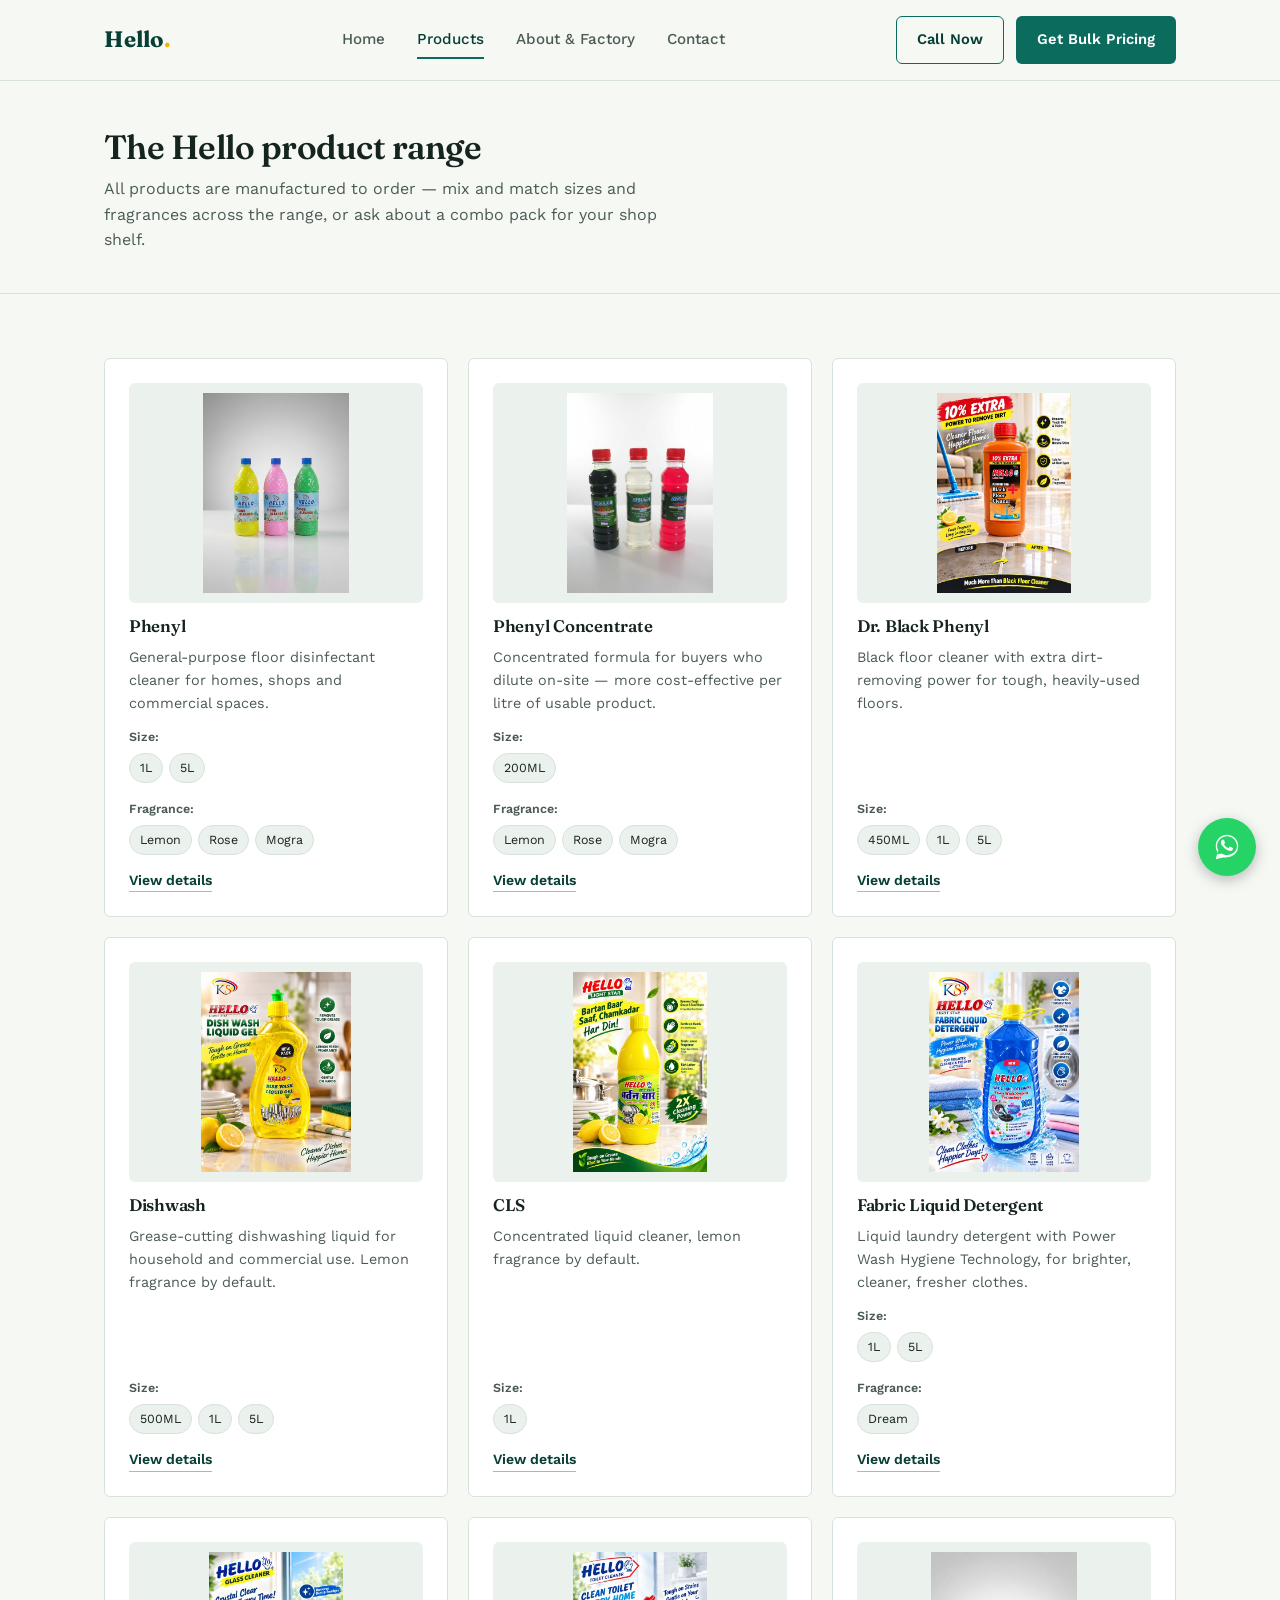
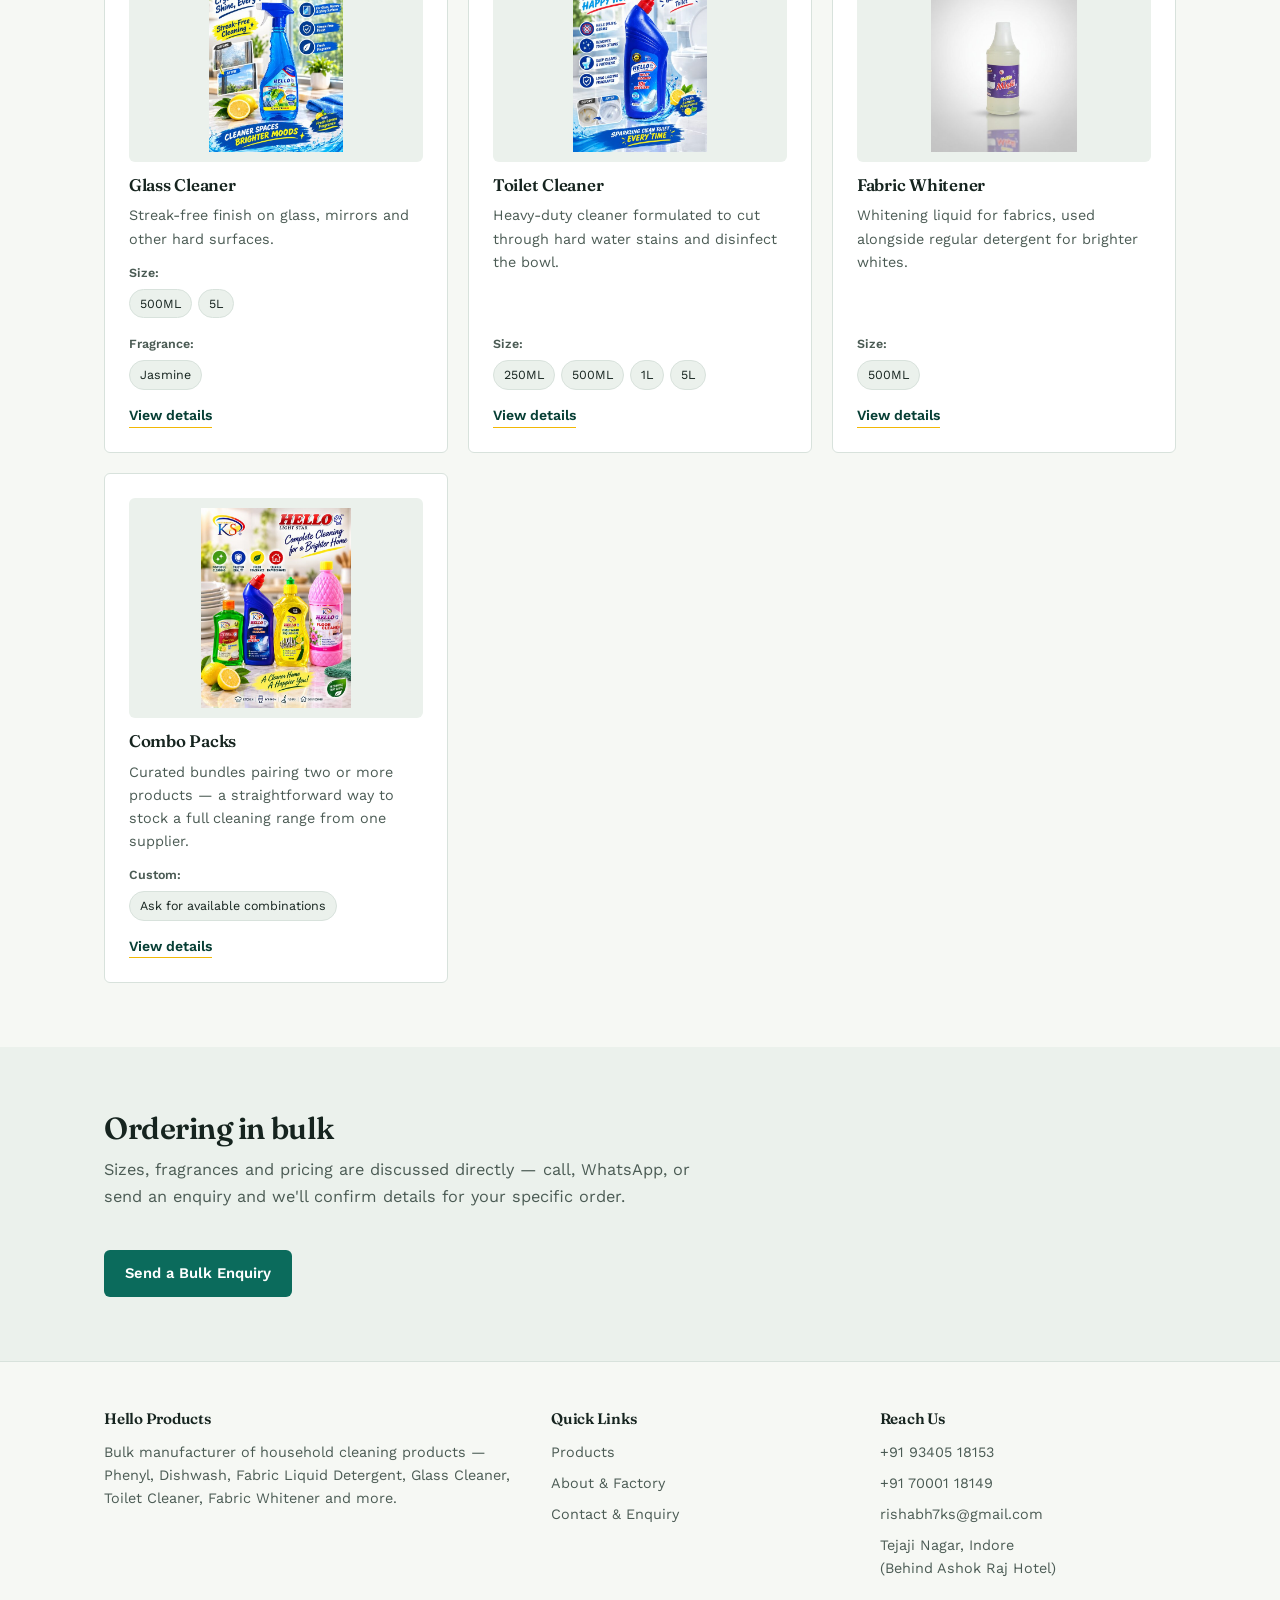
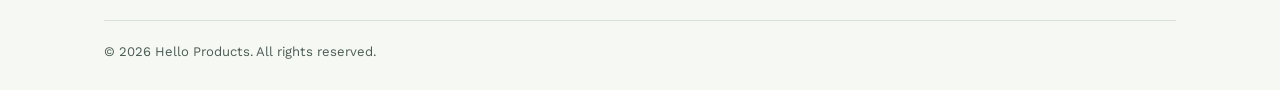
<file: products.html>
<!DOCTYPE html>
<html lang="en">
<head>
<meta charset="UTF-8">
<meta name="viewport" content="width=device-width, initial-scale=1.0">
<title>Order Phenyl, Dishwash & Cleaning Products in Bulk — Hello Products, Indore</title>
<meta name="description" content="Order Phenyl, Dishwash, Fabric Liquid Detergent, Glass Cleaner, Toilet Cleaner, Fabric Whitener and combo packs in bulk directly from our Indore factory. Wholesale pricing for retailers and distributors.">
<link rel="stylesheet" href="styles.css">
</head>
<body>

<header class="site-header">
  <div class="header-inner">
    <a href="index.html" class="logo">Hello<span>.</span></a>
    <nav class="main-nav">
      <a href="index.html">Home</a>
      <a href="products.html" class="active">Products</a>
      <a href="about.html">About &amp; Factory</a>
      <a href="contact.html">Contact</a>
    </nav>
    <div class="header-actions">
      <a href="tel:+919340518153" class="btn btn-outline">Call Now</a>
      <a href="contact.html" class="btn btn-primary">Get Bulk Pricing</a>
    </div>
    <button class="nav-toggle" aria-label="Toggle menu">&#9776;</button>
  </div>
</header>

<section class="page-header">
  <div class="wrap">
    <h1>The Hello product range</h1>
    <p>All products are manufactured to order — mix and match sizes and fragrances across the range, or ask about a combo pack for your shop shelf.</p>
  </div>
</section>

<section>
  <div class="wrap">
    <div class="product-grid" id="product-grid">
      <!-- Cards are generated automatically from products-data.js -->
    </div>
  </div>
</section>

<section class="section-alt">
  <div class="wrap">
    <div class="section-head">
      <h2>Ordering in bulk</h2>
      <p>Sizes, fragrances and pricing are discussed directly — call, WhatsApp, or send an enquiry and we'll confirm details for your specific order.</p>
    </div>
    <a href="contact.html" class="btn btn-primary">Send a Bulk Enquiry</a>
  </div>
</section>

<footer class="site-footer">
  <div class="wrap">
    <div class="footer-grid">
      <div class="footer-col">
        <h4>Hello Products</h4>
        <p>Bulk manufacturer of household cleaning products — Phenyl, Dishwash, Fabric Liquid Detergent, Glass Cleaner, Toilet Cleaner, Fabric Whitener and more.</p>
      </div>
      <div class="footer-col">
        <h4>Quick Links</h4>
        <a href="products.html">Products</a>
        <a href="about.html">About &amp; Factory</a>
        <a href="contact.html">Contact &amp; Enquiry</a>
      </div>
      <div class="footer-col">
        <h4>Reach Us</h4>
        <a href="tel:+919340518153">+91 93405 18153</a>
        <a href="tel:+917000118149">+91 70001 18149</a>
        <a href="mailto:rishabh7ks@gmail.com">rishabh7ks@gmail.com</a>
        <p>Tejaji Nagar, Indore<br>(Behind Ashok Raj Hotel)</p>
      </div>
    </div>
    <div class="footer-bottom">
      &copy; 2026 Hello Products. All rights reserved.
    </div>
  </div>
</footer>

<a href="https://wa.me/919340518153?text=Hi%2C%20I%20would%20like%20to%20order%20some%20cleaning%20products." target="_blank" rel="noopener" class="whatsapp-float" aria-label="Order on WhatsApp">
  <svg viewBox="0 0 32 32" fill="white" xmlns="http://www.w3.org/2000/svg"><path d="M16.001 3C9.373 3 4 8.373 4 15c0 2.386.7 4.607 1.902 6.47L4 29l7.72-1.87A11.93 11.93 0 0 0 16.001 27C22.629 27 28 21.627 28 15S22.629 3 16.001 3zm0 21.6c-1.98 0-3.83-.55-5.41-1.5l-.388-.23-4.58 1.11 1.13-4.46-.253-.4A9.55 9.55 0 0 1 5.4 15c0-5.85 4.75-10.6 10.6-10.6S26.6 9.15 26.6 15 21.85 24.6 16 24.6zm5.79-7.93c-.317-.159-1.874-.925-2.164-1.03-.29-.106-.502-.159-.714.159-.211.317-.82 1.03-1.005 1.242-.185.211-.37.238-.687.079-.317-.159-1.338-.493-2.548-1.57-.942-.84-1.578-1.878-1.763-2.195-.185-.317-.02-.489.139-.647.143-.142.317-.37.476-.555.159-.185.211-.317.317-.529.106-.211.053-.397-.026-.555-.079-.159-.714-1.72-.978-2.356-.257-.618-.519-.534-.714-.544-.185-.009-.397-.011-.608-.011-.211 0-.555.079-.846.397-.29.317-1.11 1.084-1.11 2.645s1.136 3.07 1.294 3.281c.159.211 2.236 3.415 5.42 4.789.757.327 1.348.522 1.809.668.76.242 1.452.208 1.999.126.61-.091 1.874-.766 2.138-1.507.264-.74.264-1.374.185-1.507-.079-.132-.29-.211-.608-.37z"/></svg>
</a>



<script src="products-data.js"></script>
<script src="products-render.js"></script>
<script src="script.js"></script>
</body>
</html>
</file>
<file: styles.css>
@import url('https://fonts.googleapis.com/css2?family=Fraunces:opsz,wght@9..144,500;9..144,600;9..144,700&family=Work+Sans:wght@400;500;600&display=swap');

:root{
  --paper:#F6F8F4;
  --paper-alt:#EBF1EC;
  --ink:#16241F;
  --ink-soft:#4B5B54;
  --teal:#0B6B5C;
  --teal-deep:#073F35;
  --citrus:#F2B705;
  --line:#D8E2DC;
  --white:#FFFFFF;
  --radius:6px;
  --maxw:1120px;
}

*{box-sizing:border-box;margin:0;padding:0;}

html{scroll-behavior:smooth;}

body{
  font-family:'Work Sans',sans-serif;
  color:var(--ink);
  background:var(--paper);
  line-height:1.6;
  font-size:16px;
}

h1,h2,h3,h4{
  font-family:'Fraunces',serif;
  font-weight:600;
  line-height:1.12;
  letter-spacing:-0.015em;
}

a{color:inherit;text-decoration:none;}

img{max-width:100%;display:block;}

.wrap{
  max-width:var(--maxw);
  margin:0 auto;
  padding:0 24px;
}

/* ---------- Header ---------- */
.site-header{
  border-bottom:1px solid var(--line);
  background:var(--paper);
  position:sticky;
  top:0;
  z-index:50;
}
.header-inner{
  display:flex;
  align-items:center;
  justify-content:space-between;
  padding:16px 24px;
  max-width:var(--maxw);
  margin:0 auto;
}
.logo{
  font-family:'Fraunces',serif;
  font-weight:700;
  font-size:1.4rem;
  color:var(--teal-deep);
}
.logo span{color:var(--citrus);}

.main-nav{
  display:flex;
  gap:32px;
  align-items:center;
}
.main-nav a{
  font-size:0.95rem;
  font-weight:500;
  color:var(--ink-soft);
  padding:6px 0;
  border-bottom:2px solid transparent;
}
.main-nav a:hover,
.main-nav a.active{
  color:var(--teal-deep);
  border-bottom-color:var(--teal);
}

.header-actions{
  display:flex;
  gap:12px;
  align-items:center;
}

.btn{
  display:inline-flex;
  align-items:center;
  gap:8px;
  padding:11px 20px;
  border-radius:var(--radius);
  font-weight:600;
  font-size:0.92rem;
  border:1.5px solid transparent;
  cursor:pointer;
}
.btn-primary{
  background:var(--teal);
  color:var(--white);
}
.btn-primary:hover{background:var(--teal-deep);}
.btn-accent{
  background:var(--citrus);
  color:var(--ink);
}
.btn-accent:hover{filter:brightness(0.93);}
.btn-outline{
  background:transparent;
  border-color:var(--teal);
  color:var(--teal-deep);
}
.btn-outline:hover{background:var(--paper-alt);}
.btn-block{width:100%;justify-content:center;}

.nav-toggle{
  display:none;
  background:none;
  border:none;
  font-size:1.6rem;
  color:var(--ink);
  cursor:pointer;
}

/* ---------- Hero ---------- */
.hero{
  padding:80px 0 72px;
  border-bottom:1px solid var(--line);
}
.hero-grid{
  display:grid;
  grid-template-columns:1.1fr 0.9fr;
  gap:64px;
  align-items:center;
}
.eyebrow-plain{
  color:var(--teal-deep);
  font-weight:600;
  font-size:0.95rem;
  letter-spacing:0.02em;
  margin-bottom:18px;
}
.hero h1{
  font-size:2.9rem;
  font-weight:600;
  max-width:560px;
  margin-bottom:24px;
}
.hero p.lede{
  font-size:1.15rem;
  color:var(--ink-soft);
  max-width:480px;
  margin-bottom:32px;
  line-height:1.65;
}
.hero-ctas{
  display:flex;
  gap:14px;
  margin-bottom:32px;
  flex-wrap:wrap;
}
.hero-note{
  font-size:0.88rem;
  color:var(--ink-soft);
  border-left:2px solid var(--citrus);
  padding-left:14px;
  max-width:440px;
  line-height:1.6;
}

.hero-photo-grid{
  display:grid;
  grid-template-columns:1fr 1fr;
  gap:14px;
}
.hero-photo-grid .photo-box{
  aspect-ratio:1/1;
  border-radius:var(--radius);
  border:1px solid var(--line);
  background:var(--white);
  overflow:hidden;
  padding:14px;
}
.hero-photo-grid img{
  display:block;
  width:100%;
  height:100%;
  object-fit:contain;
}

/* ---------- Sections ---------- */
section{padding:64px 0;}
.section-alt{background:var(--paper-alt);}
.section-head{
  max-width:620px;
  margin-bottom:40px;
}
.section-head h2{font-size:1.9rem;margin-bottom:12px;}
.section-head p{color:var(--ink-soft);font-size:1.02rem;}

/* How it works */
.steps{
  display:grid;
  grid-template-columns:repeat(4,1fr);
  gap:24px;
}
.step{
  border-top:2px solid var(--teal);
  padding-top:16px;
}
.step .num{
  font-family:'Fraunces',serif;
  font-weight:700;
  color:var(--teal);
  font-size:1.3rem;
  display:block;
  margin-bottom:8px;
}
.step h3{font-size:1.05rem;margin-bottom:6px;}
.step p{color:var(--ink-soft);font-size:0.92rem;}

/* Product grid */
.product-grid{
  display:grid;
  grid-template-columns:repeat(3,1fr);
  gap:20px;
}
.product-card{
  background:var(--white);
  border:1px solid var(--line);
  border-radius:var(--radius);
  padding:24px;
  display:flex;
  flex-direction:column;
  gap:10px;
  cursor:pointer;
  transition:border-color 0.15s ease, transform 0.15s ease, box-shadow 0.15s ease;
}
.product-card:hover{
  border-color:var(--teal);
  transform:translateY(-2px);
  box-shadow:0 6px 16px rgba(11,107,92,0.12);
}
.product-card .icon-wrap{
  width:44px;height:44px;
  display:flex;align-items:center;justify-content:center;
  background:var(--paper-alt);
  border-radius:var(--radius);
  margin-bottom:6px;
}
.product-card .icon-wrap svg{width:24px;height:24px;}

.card-photo{
  width:100%;
  height:220px;
  border-radius:var(--radius);
  overflow:hidden;
  background:var(--paper-alt);
  margin-bottom:4px;
  padding:10px;
}
.card-photo img{
  display:block;
  width:100%;
  height:100%;
  object-fit:contain;
}
.product-card h3{font-size:1.05rem;}
.product-card p{color:var(--ink-soft);font-size:0.9rem;flex-grow:1;}
.product-card .moq{font-size:0.78rem;color:var(--teal-deep);font-weight:600;}

.variant-group{margin-top:2px;}
.variant-label{
  font-size:0.78rem;
  font-weight:600;
  color:var(--ink-soft);
  display:block;
  margin-bottom:6px;
}
.chip-row{
  display:flex;
  flex-wrap:wrap;
  gap:6px;
  margin-bottom:4px;
}
.chip{
  font-size:0.78rem;
  padding:4px 10px;
  border:1px solid var(--line);
  border-radius:20px;
  background:var(--paper-alt);
  color:var(--ink);
}

.product-card .enquire-link{
  font-size:0.88rem;
  font-weight:600;
  color:var(--teal-deep);
  border-bottom:1.5px solid var(--citrus);
  align-self:flex-start;
}

/* Why us */
.why-grid{
  display:grid;
  grid-template-columns:repeat(2,1fr);
  gap:28px;
}
.why-item{display:flex;gap:16px;}
.why-item .dot{
  width:8px;height:8px;border-radius:50%;
  background:var(--citrus);
  margin-top:9px;flex-shrink:0;
}
.why-item h3{font-size:1.05rem;margin-bottom:4px;}
.why-item p{color:var(--ink-soft);font-size:0.92rem;}

/* CTA band */
.cta-band{
  background:var(--teal-deep);
  color:var(--white);
  padding:56px 0;
}
.cta-band .wrap{
  display:flex;
  justify-content:space-between;
  align-items:center;
  gap:24px;
  flex-wrap:wrap;
}
.cta-band h2{color:var(--white);font-size:1.7rem;max-width:480px;}
.cta-band p{color:#CFE3DC;margin-top:8px;}
.cta-band .cta-actions{display:flex;gap:12px;flex-wrap:wrap;}

/* Footer */
.site-footer{
  border-top:1px solid var(--line);
  padding:48px 0 28px;
}
.footer-grid{
  display:grid;
  grid-template-columns:1.4fr 1fr 1fr;
  gap:32px;
  margin-bottom:32px;
}
.footer-col h4{font-size:0.95rem;margin-bottom:14px;}
.footer-col p, .footer-col a{
  color:var(--ink-soft);
  font-size:0.9rem;
  display:block;
  margin-bottom:8px;
}
.footer-col a:hover{color:var(--teal-deep);}
.footer-bottom{
  border-top:1px solid var(--line);
  padding-top:20px;
  font-size:0.82rem;
  color:var(--ink-soft);
}

/* Page header (non-home pages) */
.page-header{
  padding:48px 0 40px;
  border-bottom:1px solid var(--line);
}
.page-header h1{font-size:2.1rem;margin-bottom:10px;}
.page-header p{color:var(--ink-soft);max-width:560px;}

/* About page */
.factory-stats{
  display:grid;
  grid-template-columns:repeat(4,1fr);
  gap:20px;
  margin-top:32px;
}
.stat{
  border-top:2px solid var(--citrus);
  padding-top:12px;
}
.stat .num{
  font-family:'Fraunces',serif;
  font-weight:700;
  font-size:1.8rem;
  color:var(--teal-deep);
}
.stat span{color:var(--ink-soft);font-size:0.85rem;}

.gallery-grid{
  display:grid;
  grid-template-columns:repeat(3,1fr);
  gap:16px;
}
.gallery-item{
  aspect-ratio:4/3;
  background:var(--white);
  border:1px dashed var(--line);
  border-radius:var(--radius);
  overflow:hidden;
  display:flex;
  align-items:center;
  justify-content:center;
  color:var(--ink-soft);
  font-size:0.82rem;
  text-align:center;
  padding:12px;
}
.gallery-item:has(img){padding:10px;}
.gallery-item img{
  display:block;
  width:100%;
  height:100%;
  object-fit:contain;
}

.process-list{
  counter-reset:process;
  margin-top:8px;
}
.process-list li{
  counter-increment:process;
  display:flex;
  gap:18px;
  padding:18px 0;
  border-bottom:1px solid var(--line);
}
.process-list li:last-child{border-bottom:none;}
.process-list li::before{
  content:counter(process);
  font-family:'Fraunces',serif;
  font-weight:700;
  color:var(--teal);
  font-size:1.2rem;
  flex-shrink:0;
  width:28px;
}

/* Contact page */
.contact-grid{
  display:grid;
  grid-template-columns:1fr 1fr;
  gap:48px;
}
.contact-info-block{
  margin-bottom:28px;
}
.contact-info-block h3{font-size:1rem;margin-bottom:6px;}
.contact-info-block p, .contact-info-block a{color:var(--ink-soft);font-size:0.95rem;}

.form-field{margin-bottom:18px;}
.form-field label{
  display:block;
  font-size:0.88rem;
  font-weight:600;
  margin-bottom:6px;
}
.form-field input,
.form-field select,
.form-field textarea{
  width:100%;
  padding:11px 12px;
  border:1px solid var(--line);
  border-radius:var(--radius);
  font-family:'Work Sans',sans-serif;
  font-size:0.95rem;
  background:var(--white);
  color:var(--ink);
}
.form-field textarea{resize:vertical;min-height:90px;}
.form-field input:focus,
.form-field select:focus,
.form-field textarea:focus{
  outline:2px solid var(--teal);
  outline-offset:1px;
}
.char-count{
  font-size:0.78rem;
  color:var(--ink-soft);
  text-align:right;
  margin-top:4px;
}

.chip-select{
  display:flex;
  flex-wrap:wrap;
  gap:8px;
}
.chip-option{
  padding:9px 16px;
  border:1px solid var(--line);
  border-radius:20px;
  background:var(--white);
  font-family:'Work Sans',sans-serif;
  font-size:0.88rem;
  color:var(--ink);
  cursor:pointer;
}
.chip-option:hover{border-color:var(--teal);}
.chip-option.selected{
  background:var(--teal);
  color:var(--white);
  border-color:var(--teal);
}
.form-note{
  font-size:0.82rem;
  color:var(--ink-soft);
  margin-top:12px;
}

/* Product detail page */
.back-link{
  font-size:0.9rem;
  font-weight:600;
  color:var(--teal-deep);
}
.detail-grid{
  display:grid;
  grid-template-columns:0.9fr 1.1fr;
  gap:48px;
  align-items:start;
  padding-bottom:24px;
}
.detail-photo{
  background:var(--white);
  border:1px solid var(--line);
  border-radius:var(--radius);
  aspect-ratio:1/1;
  overflow:hidden;
  padding:24px;
}
.detail-photo img{
  display:block;
  width:100%;
  height:100%;
  object-fit:contain;
}
.detail-photo-placeholder{
  display:flex;
  align-items:center;
  justify-content:center;
  background:var(--paper-alt);
}
.detail-info h1{font-size:2.1rem;margin-bottom:12px;}
.detail-desc{
  color:var(--ink-soft);
  font-size:1.05rem;
  margin-bottom:24px;
  line-height:1.6;
}
.detail-info .variant-group{margin-bottom:18px;}
.detail-info h3{
  font-size:1.1rem;
  margin-top:8px;
  margin-bottom:12px;
}
.benefit-list{
  list-style:none;
}
.benefit-list li{
  padding:8px 0 8px 22px;
  border-bottom:1px solid var(--line);
  color:var(--ink-soft);
  position:relative;
  font-size:0.95rem;
}
.benefit-list li::before{
  content:"";
  position:absolute;
  left:0;
  top:16px;
  width:7px;height:7px;
  border-radius:50%;
  background:var(--citrus);
}
.benefit-list li:last-child{border-bottom:none;}

.bulk-heading{
  font-size:1.3rem;
  margin-top:20px;
  margin-bottom:8px;
}
.detail-faq{
  max-width:760px;
  margin-top:16px;
  padding-bottom:24px;
}
.detail-faq h3{
  font-size:1.2rem;
  margin-bottom:16px;
}
.faq-item{
  border-bottom:1px solid var(--line);
  padding:16px 0;
}
.faq-item:last-child{border-bottom:none;}
.faq-q{
  font-weight:600;
  margin-bottom:6px;
}
.faq-a{
  color:var(--ink-soft);
  font-size:0.95rem;
  line-height:1.6;
}

/* Homepage product shelf (horizontal scroll) */
.shelf-wrap{position:relative;}
.product-shelf{
  display:flex;
  gap:18px;
  overflow-x:auto;
  scroll-snap-type:x proximity;
  padding-bottom:12px;
  scrollbar-width:thin;
}
.shelf-card{
  flex:0 0 200px;
  scroll-snap-align:start;
  text-align:center;
}
.shelf-card .shelf-photo{
  width:200px;
  height:200px;
  background:var(--white);
  border:1px solid var(--line);
  border-radius:var(--radius);
  overflow:hidden;
  padding:16px;
  margin-bottom:12px;
}
.shelf-card .shelf-photo img{
  display:block;
  width:100%;
  height:100%;
  object-fit:contain;
}
.shelf-card .shelf-photo-placeholder{
  display:flex;
  align-items:center;
  justify-content:center;
  background:var(--paper-alt);
}
.shelf-card h3{
  font-size:1rem;
  font-weight:600;
}
.shelf-nav{
  display:flex;
  gap:10px;
  margin-top:16px;
}
.shelf-nav button{
  width:38px;height:38px;
  border-radius:50%;
  border:1px solid var(--line);
  background:var(--white);
  font-size:1.1rem;
  cursor:pointer;
  color:var(--teal-deep);
}
.shelf-nav button:hover{background:var(--paper-alt);}

/* Floating WhatsApp button */
.whatsapp-float{
  position:fixed;
  bottom:24px;
  right:24px;
  width:58px;
  height:58px;
  background:#25D366;
  border-radius:50%;
  display:flex;
  align-items:center;
  justify-content:center;
  box-shadow:0 4px 14px rgba(0,0,0,0.25);
  z-index:1000;
  transition:transform 0.15s ease;
}
.whatsapp-float:hover{transform:scale(1.07);}
.whatsapp-float svg{width:30px;height:30px;}
@media (max-width:520px){
  .whatsapp-float{width:52px;height:52px;bottom:18px;right:18px;}
  .whatsapp-float svg{width:26px;height:26px;}
}

@media (max-width:860px){
  .main-nav{
    position:absolute;
    top:100%;left:0;right:0;
    background:var(--paper);
    border-bottom:1px solid var(--line);
    flex-direction:column;
    align-items:flex-start;
    padding:16px 24px 24px;
    gap:14px;
    display:none;
  }
  .main-nav.open{display:flex;}
  .nav-toggle{display:block;}
  .header-actions .btn-outline{display:none;}
  .hero-grid{grid-template-columns:1fr;gap:36px;}
  .hero h1{font-size:2.1rem;}
  .steps{grid-template-columns:repeat(2,1fr);}
  .product-grid{grid-template-columns:repeat(2,1fr);}
  .why-grid{grid-template-columns:1fr;}
  .footer-grid{grid-template-columns:1fr;gap:24px;}
  .factory-stats{grid-template-columns:repeat(2,1fr);}
  .gallery-grid{grid-template-columns:repeat(2,1fr);}
  .contact-grid{grid-template-columns:1fr;gap:36px;}
  .bottle-row{flex-wrap:wrap;}
  .bottle{flex:1 1 30%;}
  .detail-grid{grid-template-columns:1fr;gap:28px;}
  .shelf-card{flex:0 0 150px;}
  .shelf-card .shelf-photo{width:150px;height:150px;}
}
@media (max-width:520px){
  .steps{grid-template-columns:1fr;}
  .product-grid{grid-template-columns:1fr;}
  .factory-stats{grid-template-columns:repeat(2,1fr);}
  .cta-band .wrap{flex-direction:column;align-items:flex-start;}
}
</file>
